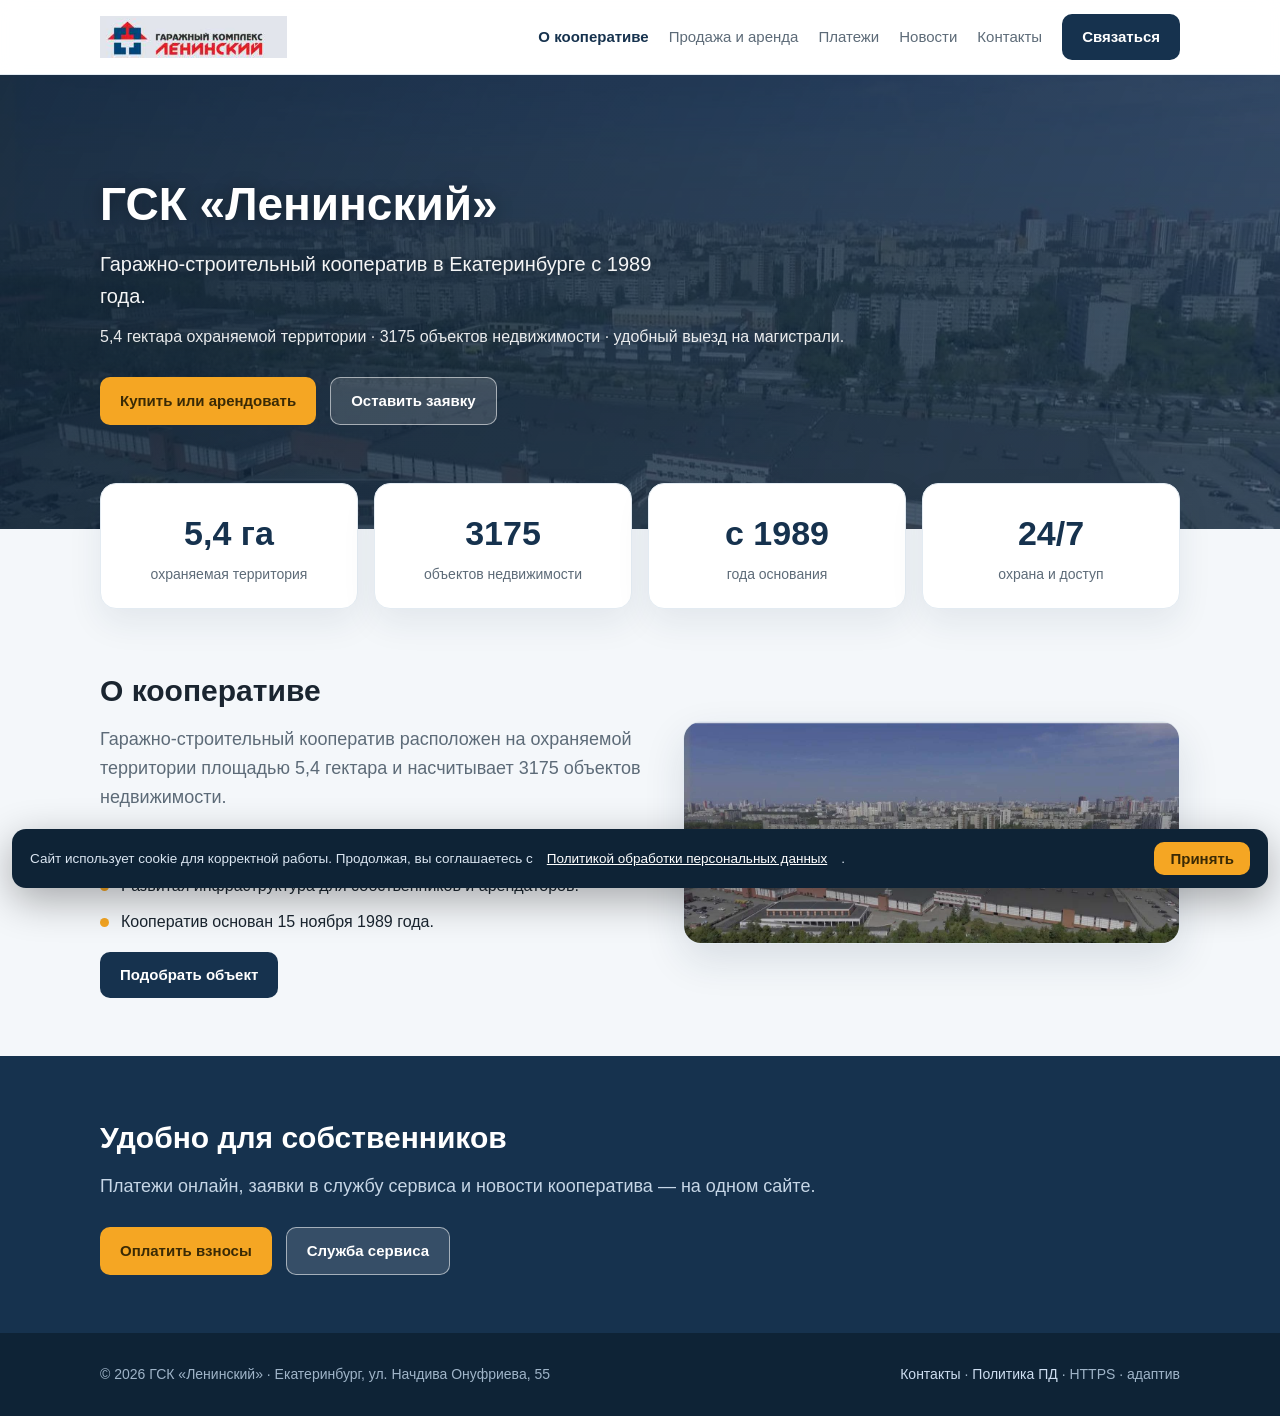
<file: index.html>
<!DOCTYPE html>
<html lang="ru">
<head>
<meta charset="utf-8"><meta name="viewport" content="width=device-width, initial-scale=1"><meta name="robots" content="noindex">
<title>ГСК «Ленинский» — гаражно-строительный кооператив в Екатеринбурге</title>
<link rel="stylesheet" href="leningsk.css"><link rel="icon" href="favicon.png"><script src="leningsk.js" defer></script>
</head>
<body>
<header><div class="wrap nav">
  <a class="brand" href="index.html"><img src="len-logo.png" alt="ГСК Ленинский"></a>
  <div class="links"><a href="index.html" class="active">О кооперативе</a><a href="len-prodazha.html">Продажа и аренда</a><a href="len-platezhi.html">Платежи</a><a href="len-novosti.html">Новости</a><a href="len-kontakty.html">Контакты</a></div>
  <button class="burger" aria-label="Меню" onclick="lenBurger(this)"><span></span><span></span><span></span></button><a class="btn nv" href="len-kontakty.html">Связаться</a>
</div></header>

<div class="hero"><div class="wrap">
  <h1>ГСК «Ленинский»</h1>
  <p>Гаражно-строительный кооператив в Екатеринбурге с 1989 года.</p>
  <div class="sub">5,4 гектара охраняемой территории · 3175 объектов недвижимости · удобный выезд на магистрали.</div>
  <div class="cta"><a class="btn" href="len-prodazha.html">Купить или арендовать</a><a class="btn gh" href="len-kontakty.html">Оставить заявку</a></div>
</div></div>

<div class="stats"><div class="wrap"><div class="grid">
  <div class="stat"><b>5,4 га</b><span>охраняемая территория</span></div>
  <div class="stat"><b>3175</b><span>объектов недвижимости</span></div>
  <div class="stat"><b>с 1989</b><span>года основания</span></div>
  <div class="stat"><b>24/7</b><span>охрана и доступ</span></div>
</div></div></div>

<section><div class="wrap two">
  <div>
    <h2>О кооперативе</h2>
    <p class="lead">Гаражно-строительный кооператив расположен на охраняемой территории площадью 5,4 гектара и насчитывает 3175 объектов недвижимости.</p>
    <div class="feat"><span class="d"></span><div>Удобное расположение вблизи транспортных магистралей.</div></div>
    <div class="feat"><span class="d"></span><div>Развитая инфраструктура для собственников и арендаторов.</div></div>
    <div class="feat"><span class="d"></span><div>Кооператив основан 15 ноября 1989 года.</div></div>
    <div style="margin-top:18px"><a class="btn nv" href="len-prodazha.html">Подобрать объект</a></div>
  </div>
  <img src="len-aerial.jpg" alt="Комплекс ГСК «Ленинский» с высоты">
</div></section>

<section class="pay"><div class="wrap">
  <h2>Удобно для собственников</h2>
  <p class="lead">Платежи онлайн, заявки в службу сервиса и новости кооператива — на одном сайте.</p>
  <div style="display:flex;gap:14px;flex-wrap:wrap"><a class="btn" href="len-platezhi.html">Оплатить взносы</a><a class="btn gh" href="len-kontakty.html">Служба сервиса</a></div>
</div></section>

<footer><div class="wrap">
  <div>© 2026 ГСК «Ленинский» · Екатеринбург, ул. Начдива Онуфриева, 55</div>
  <div><a href="len-kontakty.html">Контакты</a> · <a href="len-politika.html">Политика ПД</a> · HTTPS · адаптив</div>
</div></footer>
</body></html>
</file>
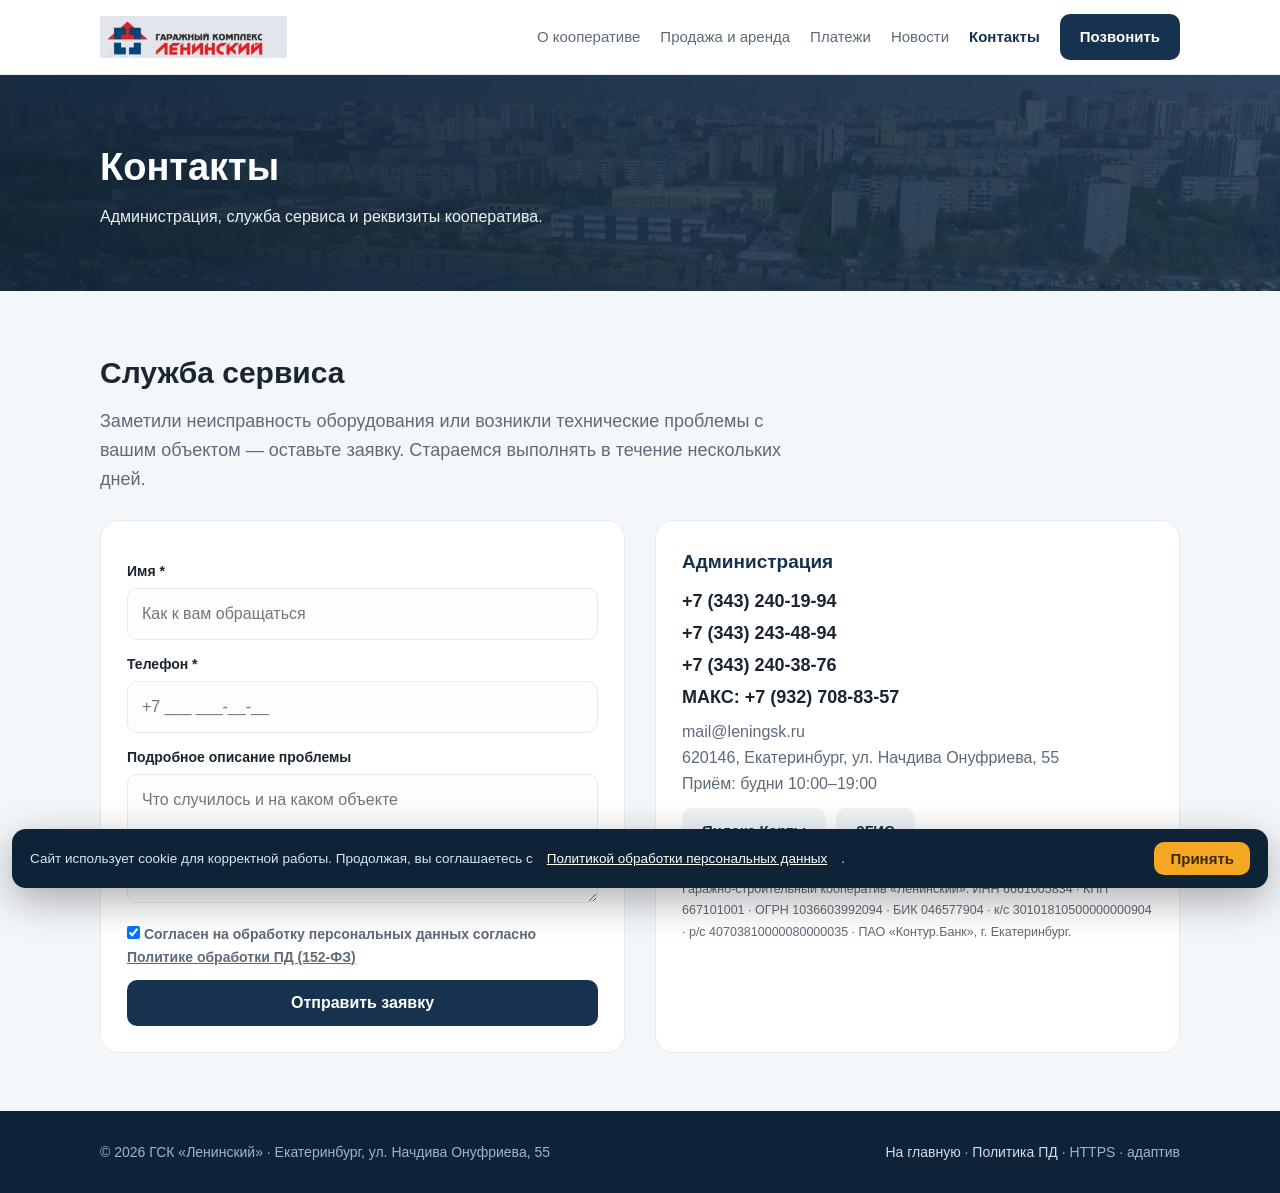
<file: len-kontakty.html>
<!DOCTYPE html>
<html lang="ru">
<head>
<meta charset="utf-8"><meta name="viewport" content="width=device-width, initial-scale=1"><meta name="robots" content="noindex">
<title>Контакты и служба сервиса — ГСК «Ленинский», Екатеринбург</title>
<link rel="stylesheet" href="leningsk.css"><link rel="icon" href="favicon.png"><script src="leningsk.js" defer></script>
</head>
<body>
<header><div class="wrap nav">
  <a class="brand" href="index.html"><img src="len-logo.png" alt="ГСК Ленинский"></a>
  <div class="links"><a href="index.html">О кооперативе</a><a href="len-prodazha.html">Продажа и аренда</a><a href="len-platezhi.html">Платежи</a><a href="len-novosti.html">Новости</a><a href="len-kontakty.html" class="active">Контакты</a></div>
  <button class="burger" aria-label="Меню" onclick="lenBurger(this)"><span></span><span></span><span></span></button><a class="btn nv" href="tel:+73432401994">Позвонить</a>
</div></header>

<div class="phead"><div class="wrap">
  <h1>Контакты</h1>
  <p>Администрация, служба сервиса и реквизиты кооператива.</p>
</div></div>

<section><div class="wrap">
  <h2>Служба сервиса</h2>
  <p class="lead">Заметили неисправность оборудования или возникли технические проблемы с вашим объектом — оставьте заявку. Стараемся выполнять в течение нескольких дней.</p>
  <div class="contact">
    <form class="form svc">
      <div><label>Имя *</label><input name="name" required placeholder="Как к вам обращаться"></div>
      <label>Телефон *</label><input name="phone" required placeholder="+7 ___ ___-__-__">
      <label>Подробное описание проблемы</label><textarea name="msg" rows="4" placeholder="Что случилось и на каком объекте"></textarea>
      <label class="consent"><input type="checkbox" checked> Согласен на обработку персональных данных согласно <a href="len-politika.html" style="color:inherit;text-decoration:underline">Политике обработки ПД (152-ФЗ)</a></label>
      <button class="btn nv">Отправить заявку</button>
    </form>
    <div class="box">
      <h3>Администрация</h3>
      <span class="ph">+7 (343) 240-19-94</span>
      <span class="ph">+7 (343) 243-48-94</span>
      <span class="ph">+7 (343) 240-38-76</span>
      <span class="ph">МАКС: +7 (932) 708-83-57</span>
      <div style="margin-top:8px;color:var(--muted)">mail@leningsk.ru<br>620146, Екатеринбург, ул. Начдива Онуфриева, 55<br>Приём: будни 10:00–19:00</div>
      <div class="mbtns"><a class="btn lt" href="https://yandex.ru/maps/?text=Екатеринбург%20Начдива%20Онуфриева%2055" target="_blank">Яндекс.Карты</a><a class="btn lt" href="https://2gis.ru/ekaterinburg/search/Начдива%20Онуфриева%2055" target="_blank">2ГИС</a></div>
      <div class="req">Гаражно-строительный кооператив «Ленинский». ИНН 6661005834 · КПП 667101001 · ОГРН 1036603992094 · БИК 046577904 · к/с 30101810500000000904 · р/с 40703810000080000035 · ПАО «Контур.Банк», г. Екатеринбург.</div>
    </div>
  </div>
</div></section>

<footer><div class="wrap">
  <div>© 2026 ГСК «Ленинский» · Екатеринбург, ул. Начдива Онуфриева, 55</div>
  <div><a href="index.html">На главную</a> · <a href="len-politika.html">Политика ПД</a> · HTTPS · адаптив</div>
</div></footer>
</body></html>
</file>
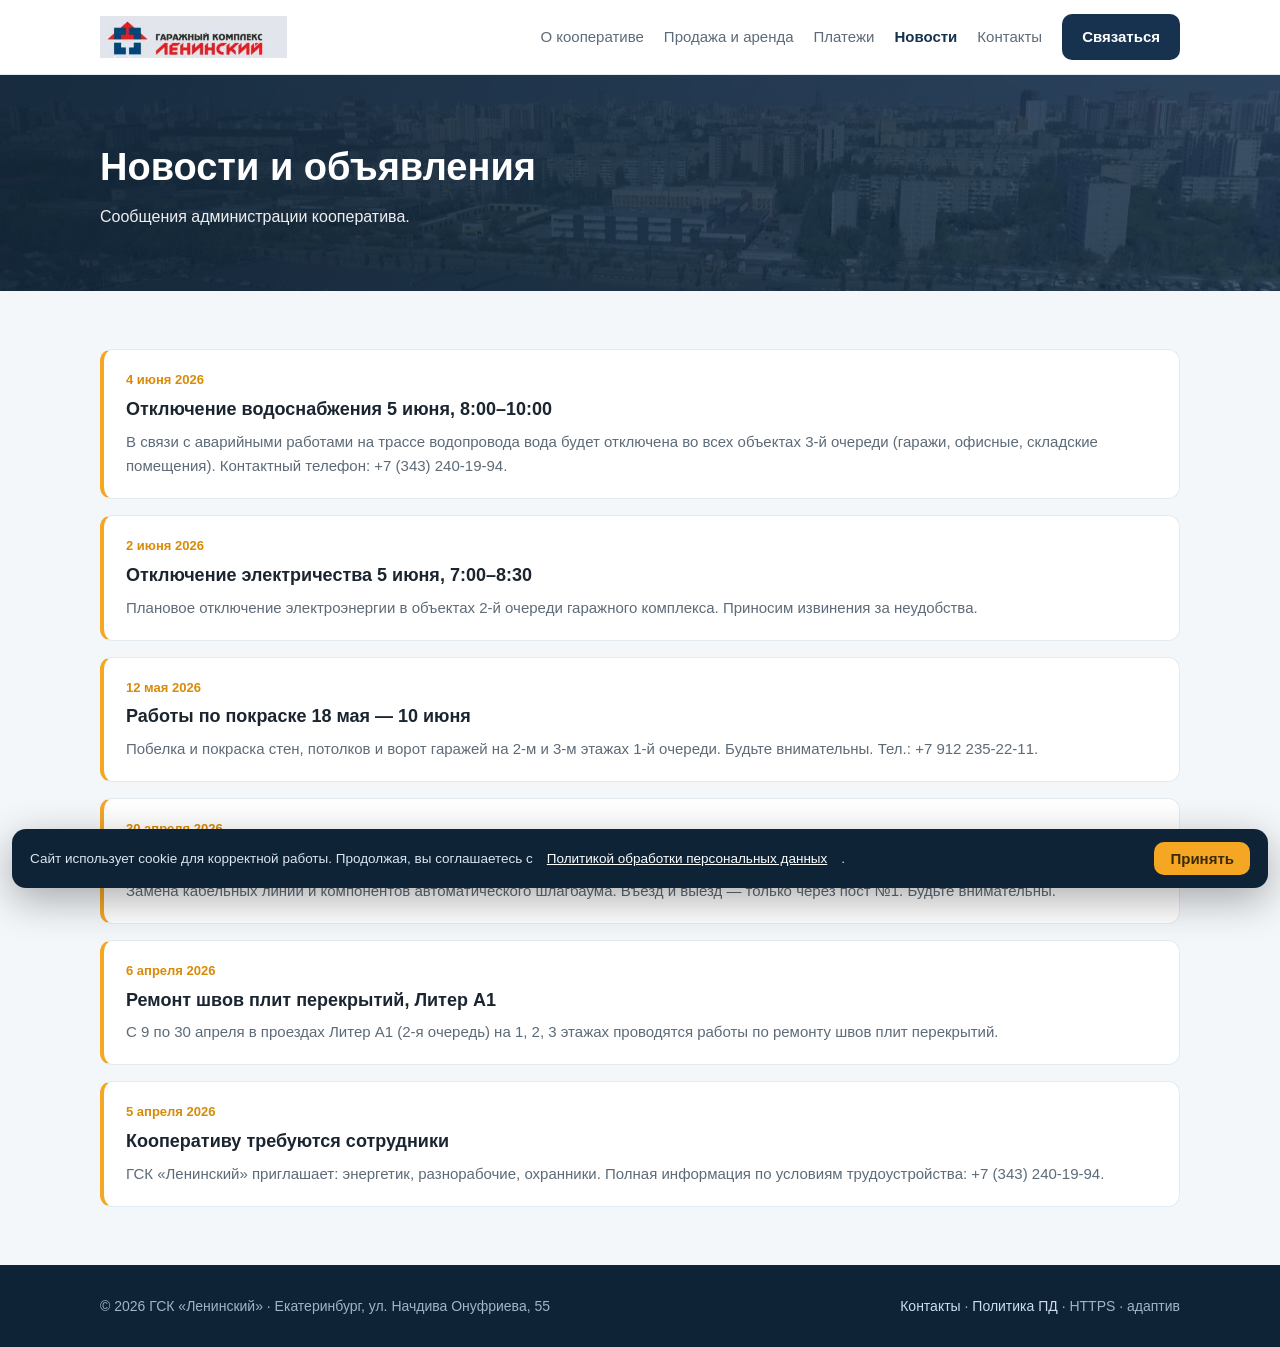
<file: len-novosti.html>
<!DOCTYPE html>
<html lang="ru">
<head>
<meta charset="utf-8"><meta name="viewport" content="width=device-width, initial-scale=1"><meta name="robots" content="noindex">
<title>Новости и объявления — ГСК «Ленинский», Екатеринбург</title>
<link rel="stylesheet" href="leningsk.css"><link rel="icon" href="favicon.png"><script src="leningsk.js" defer></script>
<style>
  .nlist{display:grid;gap:16px}
  .ni{background:#fff;border:1px solid var(--line);border-left:4px solid var(--amber);border-radius:12px;padding:20px 22px}
  .ni .dt{color:var(--amber-d);font-size:13px;font-weight:700;margin-bottom:4px}
  .ni h3{font-size:18px;margin-bottom:6px}
  .ni p{color:var(--muted);font-size:15px}
</style>
</head>
<body>
<header><div class="wrap nav">
  <a class="brand" href="index.html"><img src="len-logo.png" alt="ГСК Ленинский"></a>
  <div class="links"><a href="index.html">О кооперативе</a><a href="len-prodazha.html">Продажа и аренда</a><a href="len-platezhi.html">Платежи</a><a href="len-novosti.html" class="active">Новости</a><a href="len-kontakty.html">Контакты</a></div>
  <button class="burger" aria-label="Меню" onclick="lenBurger(this)"><span></span><span></span><span></span></button><a class="btn nv" href="len-kontakty.html">Связаться</a>
</div></header>

<div class="phead"><div class="wrap">
  <h1>Новости и объявления</h1>
  <p>Сообщения администрации кооператива.</p>
</div></div>

<section><div class="wrap">
  <div class="nlist">
    <div class="ni"><div class="dt">4 июня 2026</div><h3>Отключение водоснабжения 5 июня, 8:00–10:00</h3><p>В связи с аварийными работами на трассе водопровода вода будет отключена во всех объектах 3-й очереди (гаражи, офисные, складские помещения). Контактный телефон: +7 (343) 240-19-94.</p></div>
    <div class="ni"><div class="dt">2 июня 2026</div><h3>Отключение электричества 5 июня, 7:00–8:30</h3><p>Плановое отключение электроэнергии в объектах 2-й очереди гаражного комплекса. Приносим извинения за неудобства.</p></div>
    <div class="ni"><div class="dt">12 мая 2026</div><h3>Работы по покраске 18 мая — 10 июня</h3><p>Побелка и покраска стен, потолков и ворот гаражей на 2-м и 3-м этажах 1-й очереди. Будьте внимательны. Тел.: +7 912 235-22-11.</p></div>
    <div class="ni"><div class="dt">30 апреля 2026</div><h3>Закрыт проезд через шлагбаум 1–4 мая</h3><p>Замена кабельных линий и компонентов автоматического шлагбаума. Въезд и выезд — только через пост №1. Будьте внимательны.</p></div>
    <div class="ni"><div class="dt">6 апреля 2026</div><h3>Ремонт швов плит перекрытий, Литер А1</h3><p>С 9 по 30 апреля в проездах Литер А1 (2-я очередь) на 1, 2, 3 этажах проводятся работы по ремонту швов плит перекрытий.</p></div>
    <div class="ni"><div class="dt">5 апреля 2026</div><h3>Кооперативу требуются сотрудники</h3><p>ГСК «Ленинский» приглашает: энергетик, разнорабочие, охранники. Полная информация по условиям трудоустройства: +7 (343) 240-19-94.</p></div>
  </div>
</div></section>

<footer><div class="wrap">
  <div>© 2026 ГСК «Ленинский» · Екатеринбург, ул. Начдива Онуфриева, 55</div>
  <div><a href="len-kontakty.html">Контакты</a> · <a href="len-politika.html">Политика ПД</a> · HTTPS · адаптив</div>
</div></footer>
</body></html>
</file>
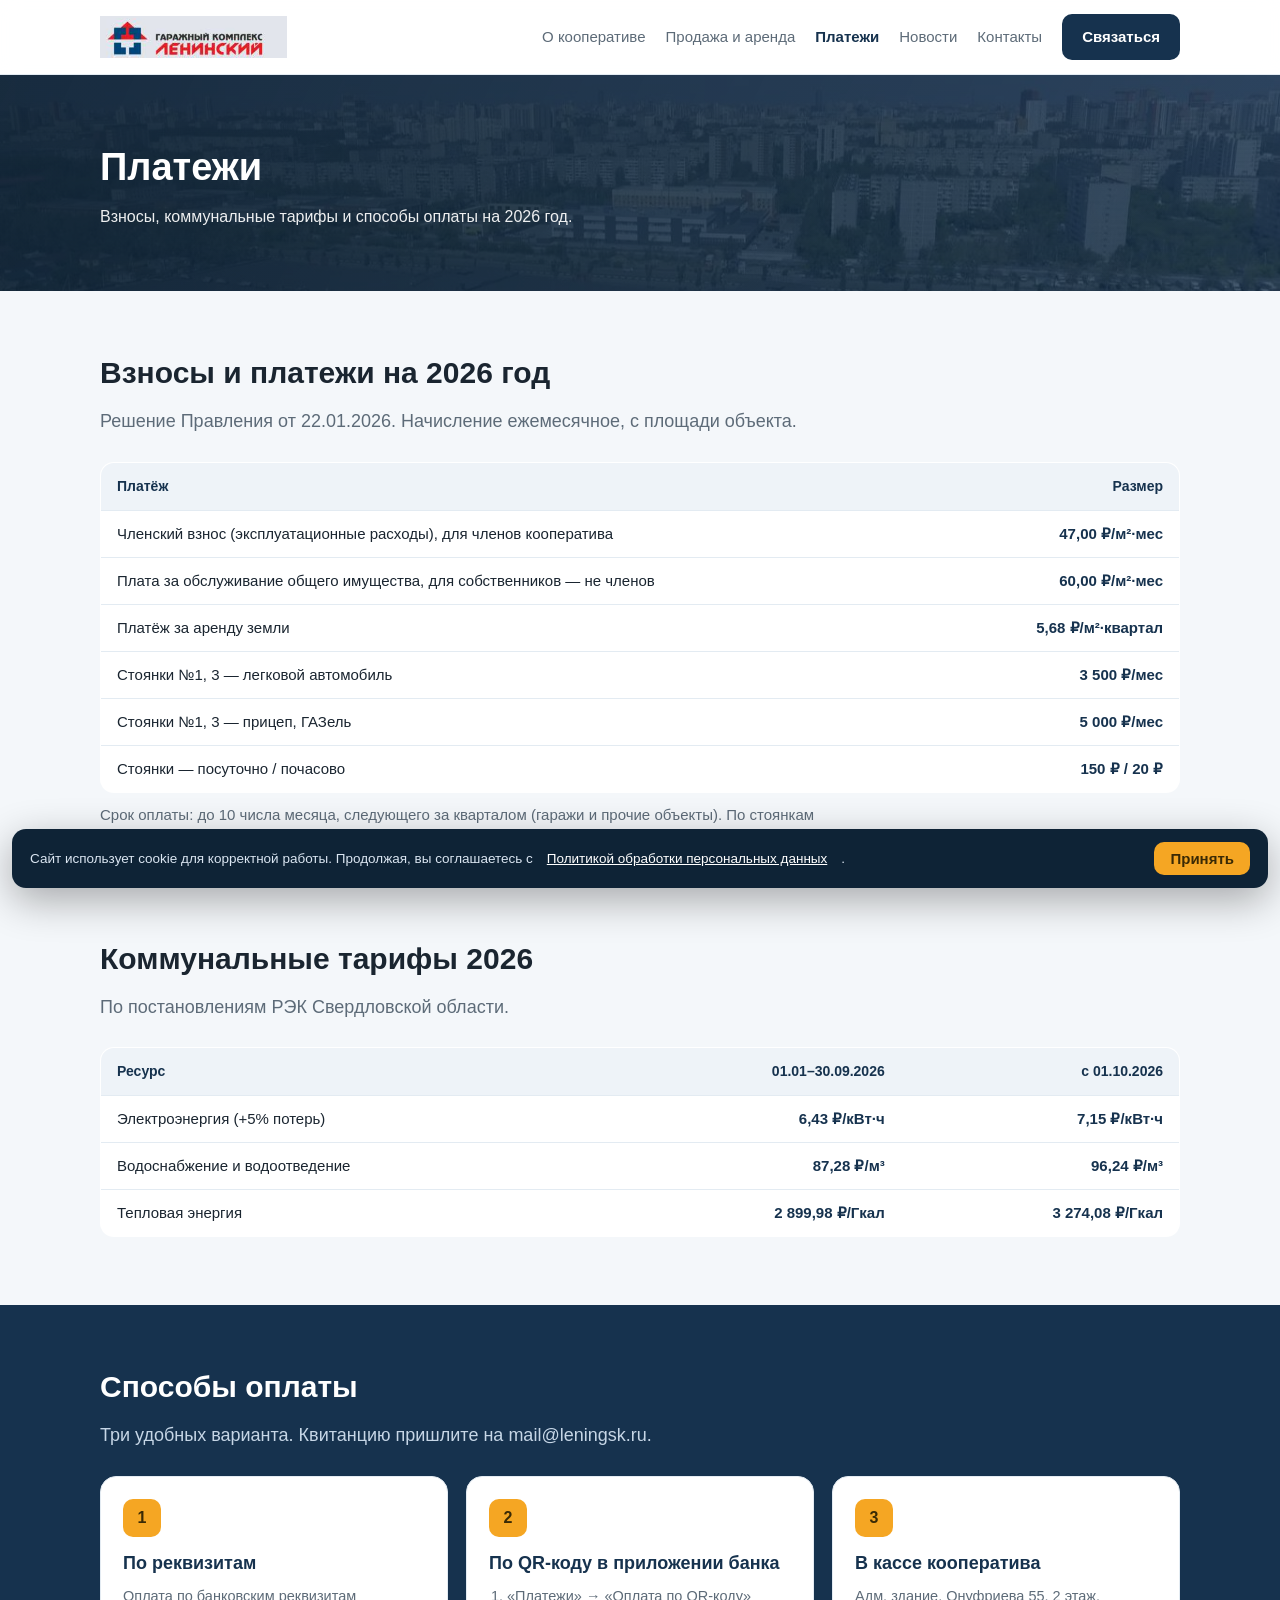
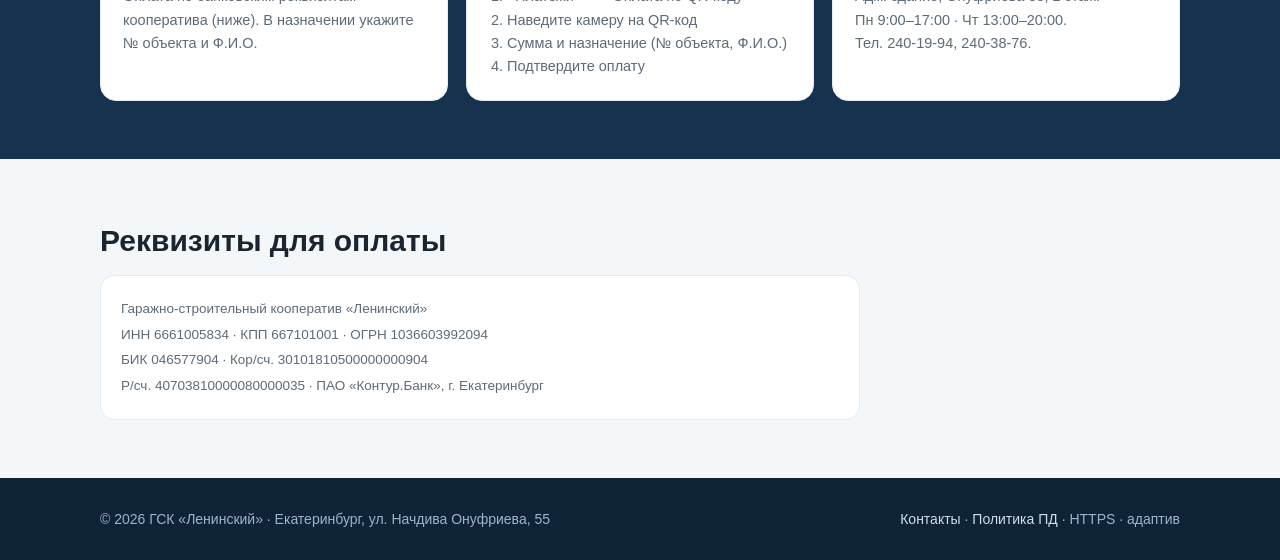
<file: len-platezhi.html>
<!DOCTYPE html>
<html lang="ru">
<head>
<meta charset="utf-8"><meta name="viewport" content="width=device-width, initial-scale=1"><meta name="robots" content="noindex">
<title>Платежи и тарифы 2026 — ГСК «Ленинский», Екатеринбург</title>
<link rel="stylesheet" href="leningsk.css"><link rel="icon" href="favicon.png"><script src="leningsk.js" defer></script>
<style>
  .ptab{width:100%;border-collapse:collapse;background:#fff;border:1px solid var(--line);border-radius:14px;overflow:hidden;font-size:15px;margin-bottom:10px}
  .ptab th{background:#eef3f8;text-align:left;padding:12px 16px;color:var(--navy);font-size:14px}
  .ptab td{padding:11px 16px;border-top:1px solid var(--line)}
  .ptab td.v{text-align:right;font-weight:700;color:var(--navy);white-space:nowrap}
  .paycards{display:grid;grid-template-columns:repeat(auto-fit,minmax(280px,1fr));gap:18px}
  .pc{background:#fff;border:1px solid var(--line);border-radius:16px;padding:22px}
  .pc .n{width:38px;height:38px;border-radius:10px;background:var(--amber);color:#3a2a05;font-weight:800;display:flex;align-items:center;justify-content:center;margin-bottom:12px}
  .pc h3{font-size:18px;color:var(--navy);margin-bottom:8px}.pc p,.pc li{color:var(--muted);font-size:14.5px}.pc ol{margin-left:18px}
</style>
</head>
<body>
<header><div class="wrap nav">
  <a class="brand" href="index.html"><img src="len-logo.png" alt="ГСК Ленинский"></a>
  <div class="links"><a href="index.html">О кооперативе</a><a href="len-prodazha.html">Продажа и аренда</a><a href="len-platezhi.html" class="active">Платежи</a><a href="len-novosti.html">Новости</a><a href="len-kontakty.html">Контакты</a></div>
  <button class="burger" aria-label="Меню" onclick="lenBurger(this)"><span></span><span></span><span></span></button><a class="btn nv" href="len-kontakty.html">Связаться</a>
</div></header>

<div class="phead"><div class="wrap">
  <h1>Платежи</h1>
  <p>Взносы, коммунальные тарифы и способы оплаты на 2026 год.</p>
</div></div>

<section><div class="wrap">
  <h2>Взносы и платежи на 2026 год</h2>
  <p class="lead">Решение Правления от 22.01.2026. Начисление ежемесячное, с площади объекта.</p>
  <table class="ptab">
    <tr><th>Платёж</th><th style="text-align:right">Размер</th></tr>
    <tr><td>Членский взнос (эксплуатационные расходы), для членов кооператива</td><td class="v">47,00 ₽/м²·мес</td></tr>
    <tr><td>Плата за обслуживание общего имущества, для собственников — не членов</td><td class="v">60,00 ₽/м²·мес</td></tr>
    <tr><td>Платёж за аренду земли</td><td class="v">5,68 ₽/м²·квартал</td></tr>
    <tr><td>Стоянки №1, 3 — легковой автомобиль</td><td class="v">3 500 ₽/мес</td></tr>
    <tr><td>Стоянки №1, 3 — прицеп, ГАЗель</td><td class="v">5 000 ₽/мес</td></tr>
    <tr><td>Стоянки — посуточно / почасово</td><td class="v">150 ₽ / 20 ₽</td></tr>
  </table>
  <p class="lead" style="font-size:15px">Срок оплаты: до 10 числа месяца, следующего за кварталом (гаражи и прочие объекты). По стоянкам — с 25 по 30 число за следующий месяц.</p>
</div></section>

<section style="padding-top:0"><div class="wrap">
  <h2>Коммунальные тарифы 2026</h2>
  <p class="lead">По постановлениям РЭК Свердловской области.</p>
  <table class="ptab">
    <tr><th>Ресурс</th><th style="text-align:right">01.01–30.09.2026</th><th style="text-align:right">с 01.10.2026</th></tr>
    <tr><td>Электроэнергия (+5% потерь)</td><td class="v">6,43 ₽/кВт·ч</td><td class="v">7,15 ₽/кВт·ч</td></tr>
    <tr><td>Водоснабжение и водоотведение</td><td class="v">87,28 ₽/м³</td><td class="v">96,24 ₽/м³</td></tr>
    <tr><td>Тепловая энергия</td><td class="v">2 899,98 ₽/Гкал</td><td class="v">3 274,08 ₽/Гкал</td></tr>
  </table>
</div></section>

<section class="pay"><div class="wrap">
  <h2>Способы оплаты</h2>
  <p class="lead">Три удобных варианта. Квитанцию пришлите на mail@leningsk.ru.</p>
  <div class="paycards">
    <div class="pc"><div class="n">1</div><h3>По реквизитам</h3><p>Оплата по банковским реквизитам кооператива (ниже). В назначении укажите № объекта и Ф.И.О.</p></div>
    <div class="pc"><div class="n">2</div><h3>По QR-коду в приложении банка</h3><ol><li>«Платежи» → «Оплата по QR-коду»</li><li>Наведите камеру на QR-код</li><li>Сумма и назначение (№ объекта, Ф.И.О.)</li><li>Подтвердите оплату</li></ol></div>
    <div class="pc"><div class="n">3</div><h3>В кассе кооператива</h3><p>Адм. здание, Онуфриева 55, 2 этаж.<br>Пн 9:00–17:00 · Чт 13:00–20:00.<br>Тел. 240-19-94, 240-38-76.</p></div>
  </div>
</div></section>

<section><div class="wrap">
  <h2>Реквизиты для оплаты</h2>
  <div class="box req" style="border:1px solid var(--line);border-radius:14px;padding:20px;color:var(--muted);font-size:13.5px;line-height:1.9;max-width:760px">
    Гаражно-строительный кооператив «Ленинский»<br>
    ИНН 6661005834 · КПП 667101001 · ОГРН 1036603992094<br>
    БИК 046577904 · Кор/сч. 30101810500000000904<br>
    Р/сч. 40703810000080000035 · ПАО «Контур.Банк», г. Екатеринбург
  </div>
</div></section>

<footer><div class="wrap">
  <div>© 2026 ГСК «Ленинский» · Екатеринбург, ул. Начдива Онуфриева, 55</div>
  <div><a href="len-kontakty.html">Контакты</a> · <a href="len-politika.html">Политика ПД</a> · HTTPS · адаптив</div>
</div></footer>
</body></html>
</file>
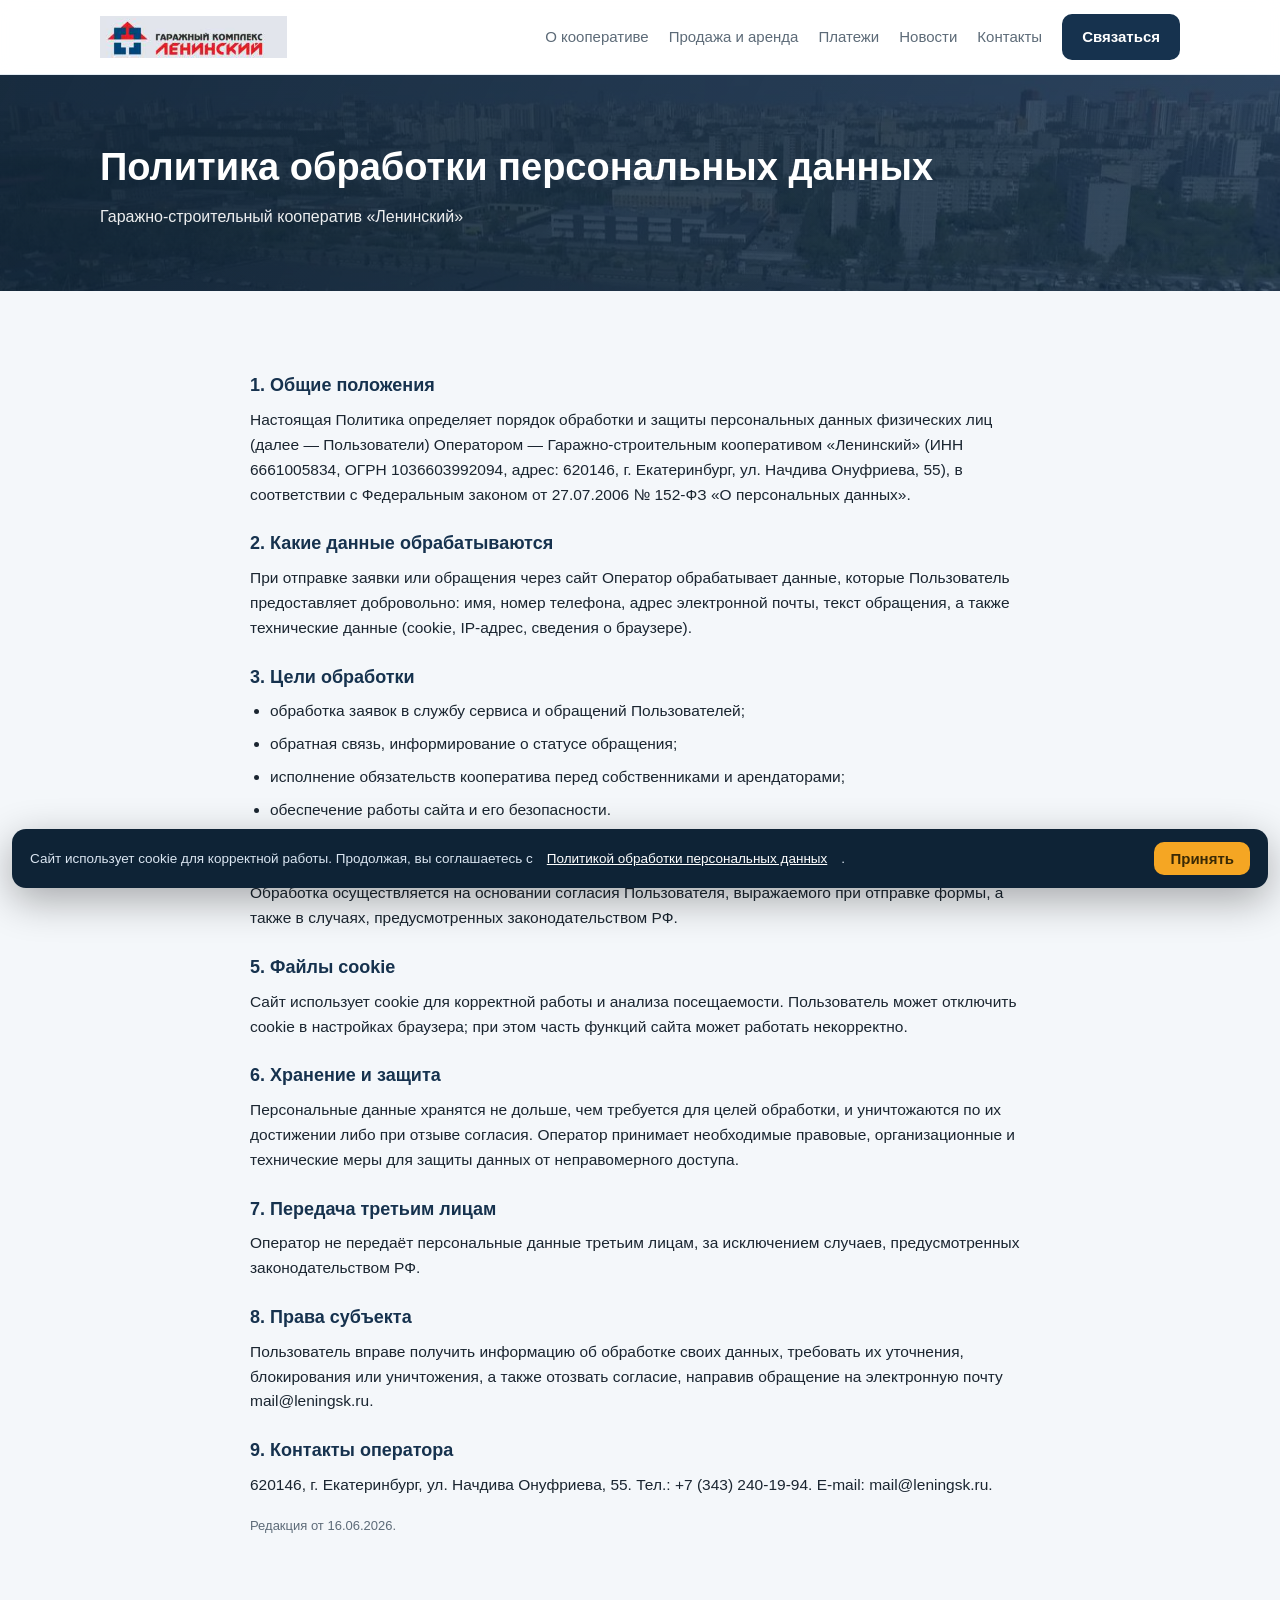
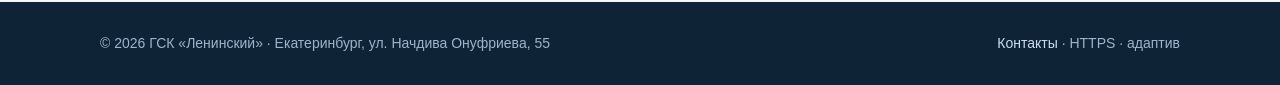
<file: len-politika.html>
<!DOCTYPE html>
<html lang="ru">
<head>
<meta charset="utf-8"><meta name="viewport" content="width=device-width, initial-scale=1">
<meta name="robots" content="noindex">
<title>Политика обработки персональных данных — ГСК «Ленинский»</title>
<link rel="stylesheet" href="leningsk.css"><link rel="icon" href="favicon.png"><script src="leningsk.js" defer></script>
<style>.doc{max-width:820px}.doc h3{font-size:18px;color:var(--navy);margin:22px 0 8px}.doc p,.doc li{color:var(--ink);font-size:15.5px;margin-bottom:8px}.doc ul{margin-left:20px}</style>
</head>
<body>
<header><div class="wrap nav">
  <a class="brand" href="index.html"><img src="len-logo.png" alt="ГСК Ленинский"></a>
  <div class="links"><a href="index.html">О кооперативе</a><a href="len-prodazha.html">Продажа и аренда</a><a href="len-platezhi.html">Платежи</a><a href="len-novosti.html">Новости</a><a href="len-kontakty.html">Контакты</a></div>
  <button class="burger" aria-label="Меню" onclick="lenBurger(this)"><span></span><span></span><span></span></button>
  <a class="btn nv" href="len-kontakty.html">Связаться</a>
</div></header>

<div class="phead"><div class="wrap"><h1>Политика обработки персональных данных</h1><p>Гаражно-строительный кооператив «Ленинский»</p></div></div>

<section><div class="wrap doc">
  <h3>1. Общие положения</h3>
  <p>Настоящая Политика определяет порядок обработки и защиты персональных данных физических лиц (далее — Пользователи) Оператором — Гаражно-строительным кооперативом «Ленинский» (ИНН 6661005834, ОГРН 1036603992094, адрес: 620146, г. Екатеринбург, ул. Начдива Онуфриева, 55), в соответствии с Федеральным законом от 27.07.2006 № 152-ФЗ «О персональных данных».</p>

  <h3>2. Какие данные обрабатываются</h3>
  <p>При отправке заявки или обращения через сайт Оператор обрабатывает данные, которые Пользователь предоставляет добровольно: имя, номер телефона, адрес электронной почты, текст обращения, а также технические данные (cookie, IP-адрес, сведения о браузере).</p>

  <h3>3. Цели обработки</h3>
  <ul>
    <li>обработка заявок в службу сервиса и обращений Пользователей;</li>
    <li>обратная связь, информирование о статусе обращения;</li>
    <li>исполнение обязательств кооператива перед собственниками и арендаторами;</li>
    <li>обеспечение работы сайта и его безопасности.</li>
  </ul>

  <h3>4. Правовые основания</h3>
  <p>Обработка осуществляется на основании согласия Пользователя, выражаемого при отправке формы, а также в случаях, предусмотренных законодательством РФ.</p>

  <h3>5. Файлы cookie</h3>
  <p>Сайт использует cookie для корректной работы и анализа посещаемости. Пользователь может отключить cookie в настройках браузера; при этом часть функций сайта может работать некорректно.</p>

  <h3>6. Хранение и защита</h3>
  <p>Персональные данные хранятся не дольше, чем требуется для целей обработки, и уничтожаются по их достижении либо при отзыве согласия. Оператор принимает необходимые правовые, организационные и технические меры для защиты данных от неправомерного доступа.</p>

  <h3>7. Передача третьим лицам</h3>
  <p>Оператор не передаёт персональные данные третьим лицам, за исключением случаев, предусмотренных законодательством РФ.</p>

  <h3>8. Права субъекта</h3>
  <p>Пользователь вправе получить информацию об обработке своих данных, требовать их уточнения, блокирования или уничтожения, а также отозвать согласие, направив обращение на электронную почту <a href="mailto:mail@leningsk.ru">mail@leningsk.ru</a>.</p>

  <h3>9. Контакты оператора</h3>
  <p>620146, г. Екатеринбург, ул. Начдива Онуфриева, 55. Тел.: +7 (343) 240-19-94. E-mail: mail@leningsk.ru.</p>
  <p style="color:var(--muted);font-size:13px;margin-top:18px">Редакция от 16.06.2026.</p>
</div></section>

<footer><div class="wrap">
  <div>© 2026 ГСК «Ленинский» · Екатеринбург, ул. Начдива Онуфриева, 55</div>
  <div><a href="len-kontakty.html">Контакты</a> · HTTPS · адаптив</div>
</div></footer>
</body></html>
</file>
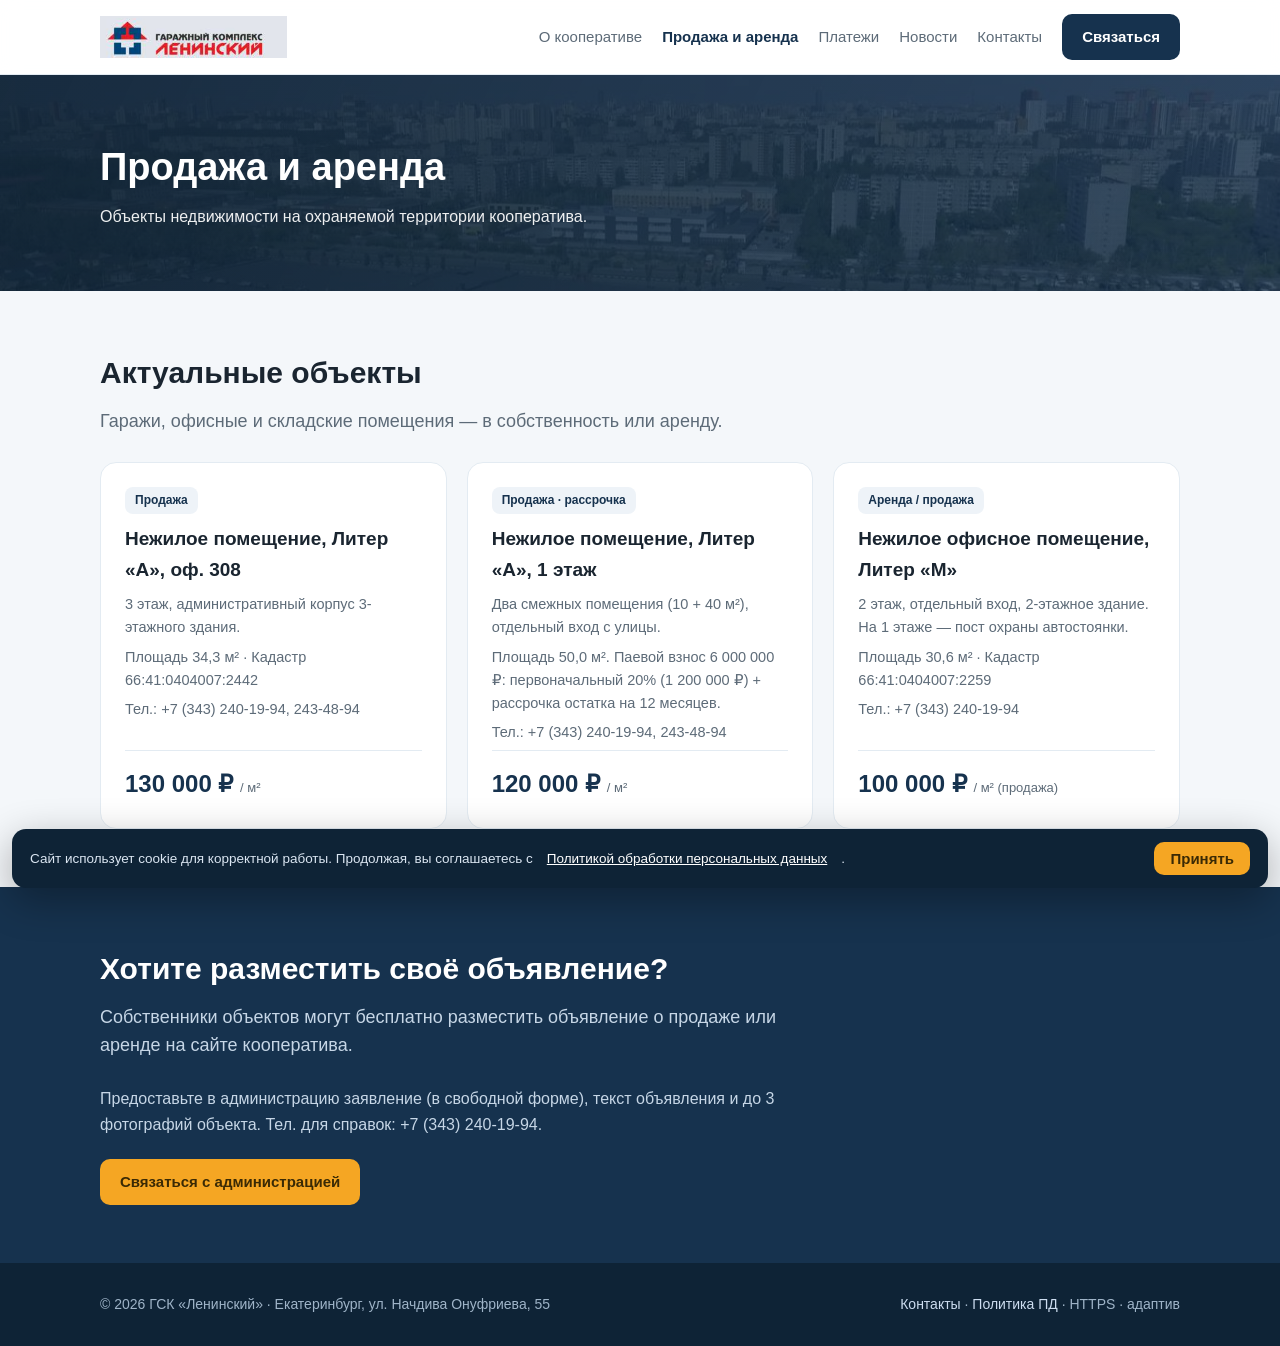
<file: len-prodazha.html>
<!DOCTYPE html>
<html lang="ru">
<head>
<meta charset="utf-8"><meta name="viewport" content="width=device-width, initial-scale=1"><meta name="robots" content="noindex">
<title>Продажа и аренда — ГСК «Ленинский», Екатеринбург</title>
<link rel="stylesheet" href="leningsk.css"><link rel="icon" href="favicon.png"><script src="leningsk.js" defer></script>
<style>
  .obj{display:grid;grid-template-columns:repeat(auto-fit,minmax(320px,1fr));gap:20px}
  .ob{background:#fff;border:1px solid var(--line);border-radius:16px;padding:24px;display:flex;flex-direction:column}
  .ob .tag{display:inline-block;align-self:flex-start;background:#eef3f8;color:var(--navy);font-size:12px;font-weight:700;padding:4px 10px;border-radius:8px;margin-bottom:10px}
  .ob h3{font-size:19px;margin-bottom:8px}
  .ob .meta{color:var(--muted);font-size:14.5px;margin-bottom:6px}
  .ob .price{margin-top:auto;font-size:24px;font-weight:800;color:var(--navy);padding-top:14px;border-top:1px solid var(--line)}
  .ob .price span{font-size:13px;color:var(--muted);font-weight:500}
</style>
</head>
<body>
<header><div class="wrap nav">
  <a class="brand" href="index.html"><img src="len-logo.png" alt="ГСК Ленинский"></a>
  <div class="links"><a href="index.html">О кооперативе</a><a href="len-prodazha.html" class="active">Продажа и аренда</a><a href="len-platezhi.html">Платежи</a><a href="len-novosti.html">Новости</a><a href="len-kontakty.html">Контакты</a></div>
  <button class="burger" aria-label="Меню" onclick="lenBurger(this)"><span></span><span></span><span></span></button><a class="btn nv" href="len-kontakty.html">Связаться</a>
</div></header>

<div class="phead"><div class="wrap">
  <h1>Продажа и аренда</h1>
  <p>Объекты недвижимости на охраняемой территории кооператива.</p>
</div></div>

<section><div class="wrap">
  <h2>Актуальные объекты</h2>
  <p class="lead">Гаражи, офисные и складские помещения — в собственность или аренду.</p>
  <div class="obj">
    <div class="ob">
      <span class="tag">Продажа</span>
      <h3>Нежилое помещение, Литер «А», оф. 308</h3>
      <div class="meta">3 этаж, административный корпус 3-этажного здания.</div>
      <div class="meta">Площадь 34,3 м² · Кадастр 66:41:0404007:2442</div>
      <div class="meta">Тел.: +7 (343) 240-19-94, 243-48-94</div>
      <div class="price">130 000 ₽ <span>/ м²</span></div>
    </div>
    <div class="ob">
      <span class="tag">Продажа · рассрочка</span>
      <h3>Нежилое помещение, Литер «А», 1 этаж</h3>
      <div class="meta">Два смежных помещения (10 + 40 м²), отдельный вход с улицы.</div>
      <div class="meta">Площадь 50,0 м². Паевой взнос 6 000 000 ₽: первоначальный 20% (1 200 000 ₽) + рассрочка остатка на 12 месяцев.</div>
      <div class="meta">Тел.: +7 (343) 240-19-94, 243-48-94</div>
      <div class="price">120 000 ₽ <span>/ м²</span></div>
    </div>
    <div class="ob">
      <span class="tag">Аренда / продажа</span>
      <h3>Нежилое офисное помещение, Литер «М»</h3>
      <div class="meta">2 этаж, отдельный вход, 2-этажное здание. На 1 этаже — пост охраны автостоянки.</div>
      <div class="meta">Площадь 30,6 м² · Кадастр 66:41:0404007:2259</div>
      <div class="meta">Тел.: +7 (343) 240-19-94</div>
      <div class="price">100 000 ₽ <span>/ м² (продажа)</span></div>
    </div>
  </div>
</div></section>

<section class="pay"><div class="wrap">
  <h2>Хотите разместить своё объявление?</h2>
  <p class="lead">Собственники объектов могут бесплатно разместить объявление о продаже или аренде на сайте кооператива.</p>
  <p style="color:#c6d6e6;max-width:720px;margin-bottom:22px">Предоставьте в администрацию заявление (в свободной форме), текст объявления и до 3 фотографий объекта. Тел. для справок: +7 (343) 240-19-94.</p>
  <a class="btn" href="len-kontakty.html">Связаться с администрацией</a>
</div></section>

<footer><div class="wrap">
  <div>© 2026 ГСК «Ленинский» · Екатеринбург, ул. Начдива Онуфриева, 55</div>
  <div><a href="len-kontakty.html">Контакты</a> · <a href="len-politika.html">Политика ПД</a> · HTTPS · адаптив</div>
</div></footer>
</body></html>
</file>
<file: leningsk.css>
:root{--navy:#16324e;--navy-d:#0e2336;--amber:#f5a623;--amber-d:#d98a06;--ink:#1a2530;--muted:#5d6b78;--bg:#f4f7fa;--card:#fff;--line:#e3ebf2}
*{box-sizing:border-box;margin:0;padding:0}
body{font-family:-apple-system,"Segoe UI",Roboto,Helvetica,Arial,sans-serif;color:var(--ink);background:var(--bg);line-height:1.6}
a{color:inherit;text-decoration:none}img{display:block;max-width:100%}
.wrap{max-width:1120px;margin:0 auto;padding:0 20px}
header{position:sticky;top:0;z-index:20;background:rgba(255,255,255,.92);backdrop-filter:blur(10px);border-bottom:1px solid var(--line)}
.nav{display:flex;align-items:center;gap:20px;height:74px}
.brand img{height:42px;width:auto}
.links{display:flex;gap:20px;margin-left:auto}.links a{color:var(--muted);font-weight:500;font-size:15px}
.links a:hover,.links a.active{color:var(--navy)}.links a.active{font-weight:700}
.btn{display:inline-flex;align-items:center;gap:8px;background:var(--amber);color:#3a2a05;font-weight:700;padding:11px 20px;border-radius:10px;border:0;cursor:pointer;transition:.15s;font-size:15px}
.btn:hover{background:var(--amber-d)}
.btn.nv{background:var(--navy);color:#fff}.btn.nv:hover{background:var(--navy-d)}
.btn.gh{background:rgba(255,255,255,.14);color:#fff;border:1px solid rgba(255,255,255,.55)}
.btn.lt{background:#eef3f8;color:var(--navy)}
.hero{position:relative;color:#fff;padding:104px 0;background:linear-gradient(115deg,rgba(14,35,54,.86),rgba(22,50,78,.64)),url('len-aerial.jpg') center/cover}
.hero h1{font-size:46px;line-height:1.1;font-weight:800;max-width:760px;text-shadow:0 2px 18px rgba(0,0,0,.4)}
.hero p{font-size:20px;opacity:.95;margin:18px 0 12px;max-width:600px;text-shadow:0 1px 10px rgba(0,0,0,.35)}
.hero .sub{font-size:16px;opacity:.9;margin-bottom:28px}
.hero .cta{display:flex;gap:14px;flex-wrap:wrap}
.phead{position:relative;color:#fff;padding:62px 0;background:linear-gradient(115deg,rgba(14,35,54,.9),rgba(22,50,78,.72)),url('len-aerial.jpg') center/cover}
.phead h1{font-size:38px;font-weight:800}
.phead p{opacity:.92;margin-top:6px;max-width:640px}
.stats{margin-top:-46px;position:relative;z-index:5}
.stats .grid{display:grid;grid-template-columns:repeat(4,1fr);gap:16px}
.stat{background:var(--card);border:1px solid var(--line);border-radius:16px;padding:22px;text-align:center;box-shadow:0 14px 34px rgba(22,50,78,.08)}
.stat b{display:block;font-size:34px;font-weight:800;color:var(--navy)}.stat span{color:var(--muted);font-size:14px}
section{padding:58px 0}
h2{font-size:30px;font-weight:800;margin-bottom:10px}
.lead{color:var(--muted);font-size:18px;max-width:720px;margin-bottom:26px}
.two{display:grid;grid-template-columns:1.05fr .95fr;gap:34px;align-items:center}
.two img{border-radius:18px;border:1px solid var(--line);box-shadow:0 16px 40px rgba(22,50,78,.12)}
.feat{display:flex;gap:12px;margin:10px 0}.feat .d{min-width:9px;height:9px;border-radius:50%;background:var(--amber);margin-top:9px}
.cards{display:grid;grid-template-columns:repeat(auto-fit,minmax(240px,1fr));gap:18px}
.ncard{background:var(--card);border:1px solid var(--line);border-radius:16px;overflow:hidden}
.ncard img{height:160px;width:100%;object-fit:cover}
.ncard .b{padding:18px}.ncard .dt{color:var(--amber-d);font-size:13px;font-weight:600}
.ncard h3{font-size:18px;margin:4px 0 6px}.ncard p{color:var(--muted);font-size:15px}
.pay{background:var(--navy);color:#fff}.pay h2{color:#fff}.pay .lead{color:#c6d6e6}
.steps{display:grid;grid-template-columns:repeat(auto-fit,minmax(220px,1fr));gap:16px;margin-bottom:24px}
.step{background:rgba(255,255,255,.06);border:1px solid rgba(255,255,255,.16);border-radius:14px;padding:20px}
.step b{color:var(--amber);font-size:22px}
.contact{display:grid;grid-template-columns:1fr 1fr;gap:30px}
.form,.box{background:var(--card);border:1px solid var(--line);border-radius:18px;padding:26px}
.form label{display:block;font-weight:600;font-size:14px;margin:13px 0 6px}
.form input,.form textarea{width:100%;padding:12px 14px;border:1px solid var(--line);border-radius:10px;font:inherit;background:#fbfdff}
.form input:focus,.form textarea:focus{outline:2px solid var(--amber);border-color:var(--amber)}
.consent{display:flex;gap:8px;align-items:flex-start;margin:13px 0;font-size:13px;color:var(--muted)}.consent input{width:auto;margin-top:3px}
.form .btn{width:100%;justify-content:center;margin-top:6px;padding:14px;font-size:16px}
.box h3{font-size:19px;color:var(--navy);margin-bottom:10px}
.box .ph{display:block;font-size:18px;font-weight:700;margin:3px 0}
.box .req{font-size:12.5px;color:var(--muted);line-height:1.7;margin-top:12px;border-top:1px solid var(--line);padding-top:12px}
.mbtns{display:flex;gap:10px;margin-top:12px;flex-wrap:wrap}
footer{background:var(--navy-d);color:#9fb4c8;padding:30px 0;font-size:14px}
footer .wrap{display:flex;gap:16px;flex-wrap:wrap;justify-content:space-between;align-items:center}
footer a{color:#cdddf0}
.burger{display:none;flex-direction:column;gap:5px;background:none;border:0;cursor:pointer;padding:9px;margin-left:auto}
.burger span{width:24px;height:2px;background:var(--navy);border-radius:2px;display:block}
.cookie{position:fixed;left:12px;right:12px;bottom:12px;z-index:60;background:var(--navy-d);color:#dbe6f2;padding:13px 18px;border-radius:14px;font-size:13.5px;display:flex;gap:14px;align-items:center;flex-wrap:wrap;box-shadow:0 12px 40px rgba(0,0,0,.32)}
.cookie a{color:#fff;text-decoration:underline}.cookie .btn{margin-left:auto;padding:8px 16px}
@media(max-width:820px){.hero h1{font-size:32px}.phead h1{font-size:28px}.stats .grid{grid-template-columns:1fr 1fr}.two,.contact,.obj{grid-template-columns:1fr}.burger{display:flex}.links{position:absolute;top:74px;left:0;right:0;background:#fff;border-bottom:1px solid var(--line);flex-direction:column;gap:0;padding:6px 0;display:none}.links.open{display:flex}.links a{padding:12px 20px}}
</file>
